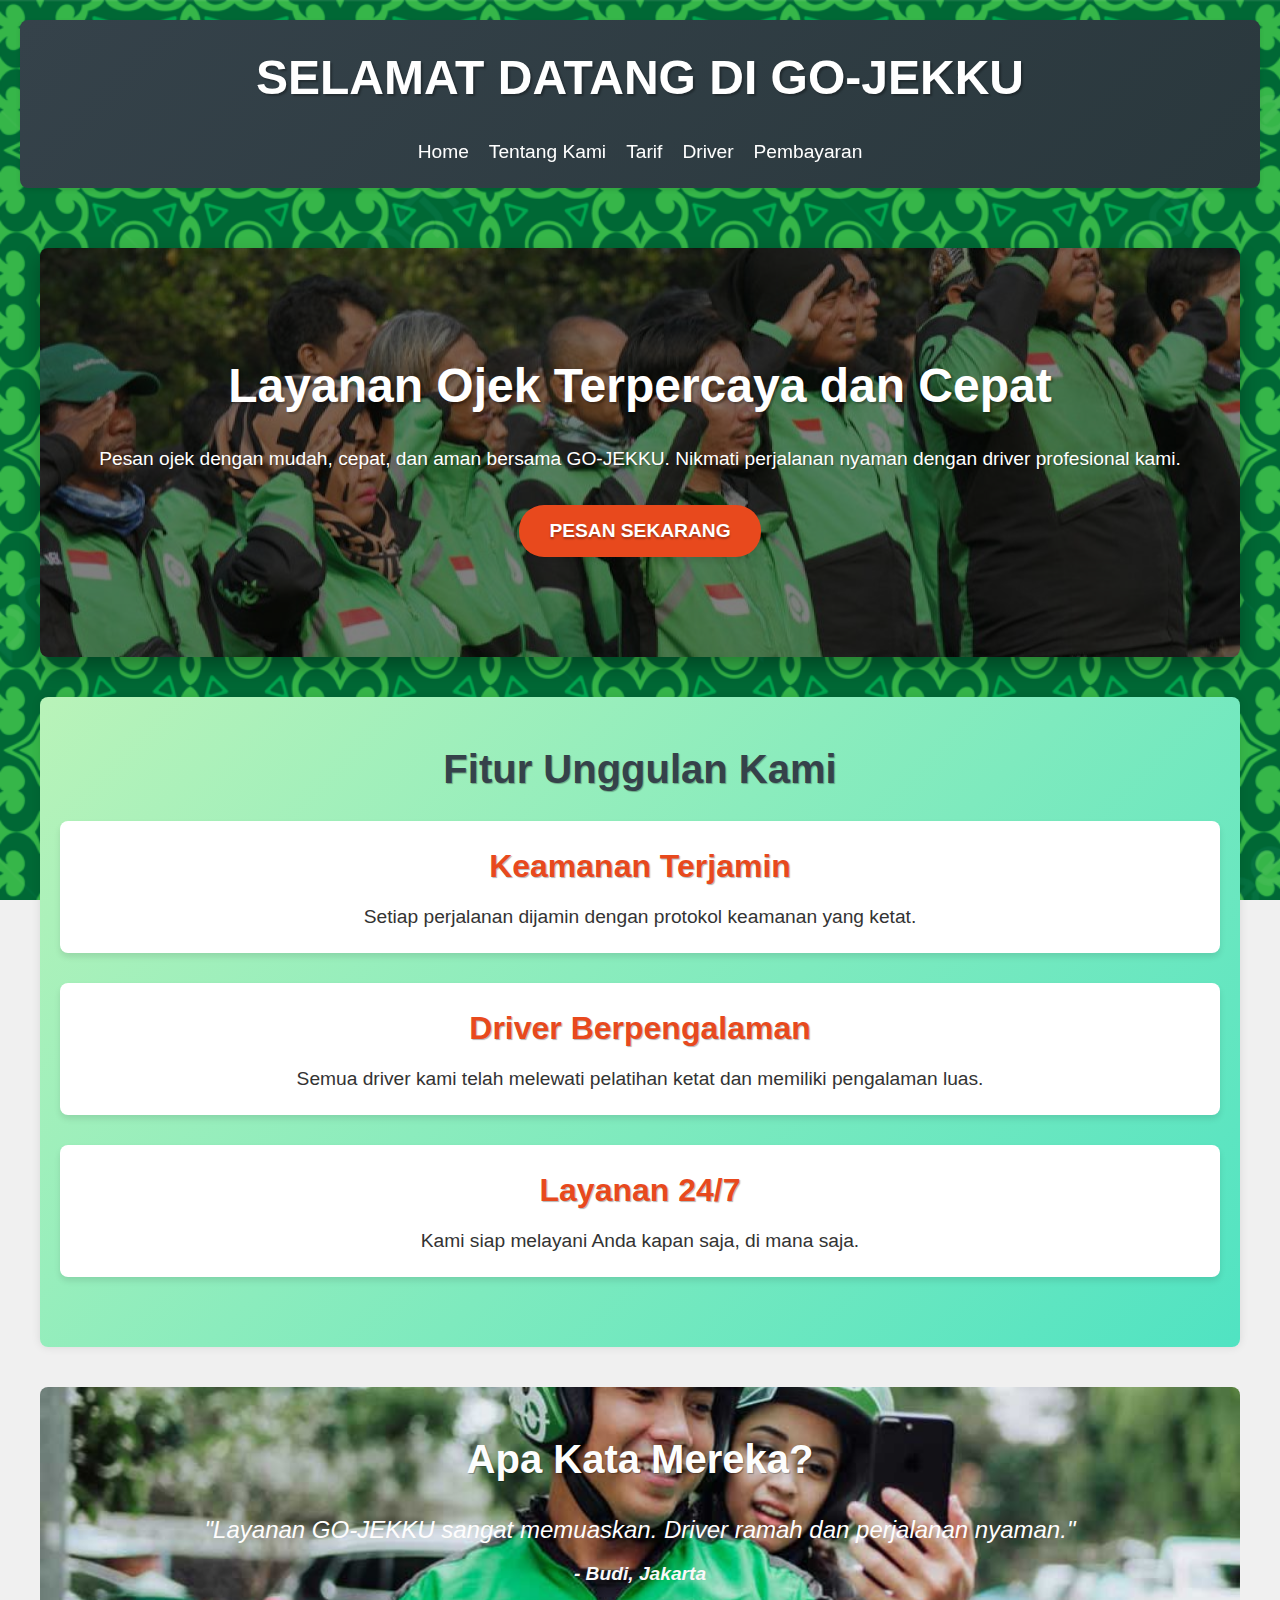
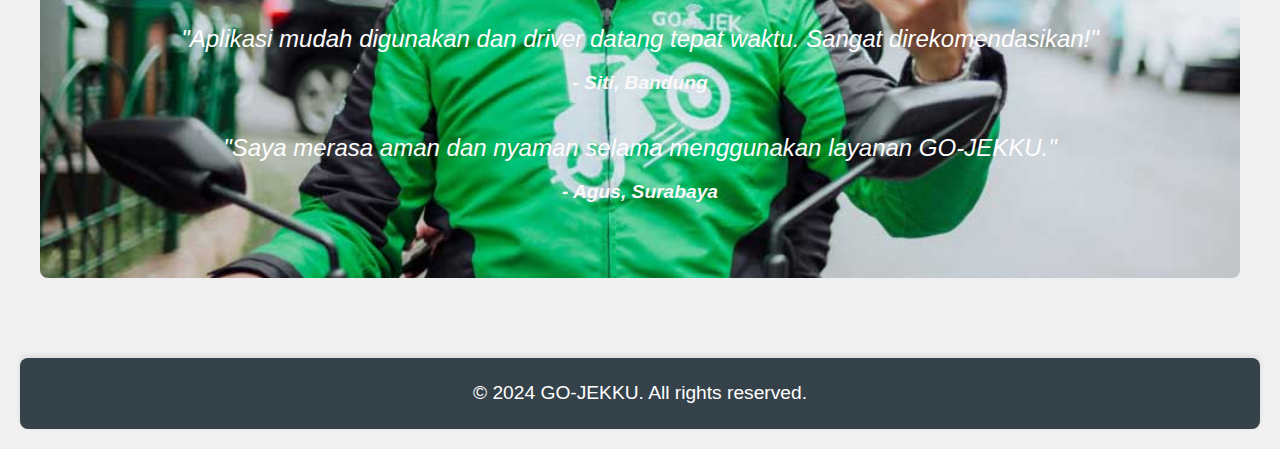
<file: index.html>
<!DOCTYPE html>
<html lang="en">
<head>
    <meta charset="UTF-8">
    <meta name="viewport" content="width=device-width, initial-scale=1.0">
    <title>GO-JEKKU - Home</title>
    <link rel="stylesheet" href="style_home.css">
    <style>
        /* Reset CSS */
        * {
            margin: 0;
            padding: 0;
            box-sizing: border-box;
        }

        /* Global Styles */
        body {
            font-family: 'Roboto', sans-serif;
            line-height: 1.6;
            background-color: #f0f0f0;
            color: #333;
        }

        .container {
            max-width: 1200px;
            margin: 0 auto;
            padding: 0 20px;
        }

        /* Header */
        header {
            background: linear-gradient(135deg, #35424a, #2a383d);
            color: #ffffff;
            padding: 20px 0;
            border-radius: 8px;
            box-shadow: 0 2px 5px rgba(0, 0, 0, 0.1);
            position: sticky;
            top: 0;
            z-index: 1000;
        }

        header h1 {
            text-align: center;
            margin-bottom: 10px;
            font-size: 3em;
            text-shadow: 2px 2px 2px rgba(0, 0, 0, 0.3);
        }

        header nav {
            display: flex;
            justify-content: center;
            gap: 20px;
            margin-top: 20px;
        }

        header nav a {
            color: #ffffff;
            text-decoration: none;
            font-size: 1.2em;
            transition: color 0.3s ease;
            position: relative;
        }

        header nav a::before {
            content: '';
            position: absolute;
            bottom: -2px;
            left: 0;
            width: 100%;
            height: 2px;
            background-color: #e8491d;
            transform: scaleX(0);
            transition: transform 0.3s ease;
            transform-origin: bottom right;
        }

        header nav a:hover::before {
            transform: scaleX(1);
            transform-origin: bottom left;
        }

        /* Main */
        main {
            padding: 40px 20px;
        }

        /* Hero Section */
        #hero {
            background: linear-gradient(rgba(0, 0, 0, 0.5), rgba(0, 0, 0, 0.5)), url("hormat.jpg") no-repeat center center/cover;
            color: #ffffff;
            text-align: center;
            padding: 100px 0;
            margin-bottom: 40px;
            border-radius: 8px;
            box-shadow: 0 10px 20px rgba(0, 0, 0, 0.3);
        }

        #hero h2 {
            font-size: 3em;
            margin-bottom: 20px;
            text-shadow: 2px 2px 2px rgba(0, 0, 0, 0.3);
            animation: fadeInUp 1s ease-in-out;
        }

        #hero p {
            font-size: 1.2em;
            margin-bottom: 30px;
            text-shadow: 1px 1px 1px rgba(0, 0, 0, 0.3);
            animation: fadeInUp 1.2s ease-in-out;
        }

        #hero button {
            padding: 15px 30px;
            font-size: 1.2em;
            background-color: #e8491d;
            color: #ffffff;
            border: none;
            border-radius: 25px;
            text-transform: uppercase;
            cursor: pointer;
            transition: background-color 0.3s ease, transform 0.2s ease;
            box-shadow: 0 4px 6px rgba(0, 0, 0, 0.1);
            animation: fadeInUp 1.4s ease-in-out;
        }

        #hero button:hover {
            background-color: #ff5a33;
            transform: scale(1.05);
        }

        /* Features Section */
        #features {
            text-align: center;
            margin-bottom: 40px;
        }

        #features h2 {
            font-size: 2.5em;
            margin-bottom: 20px;
            color: #35424a;
            animation: fadeInUp 1s ease-in-out;
        }

        .feature {
            margin-bottom: 30px;
            padding: 20px;
            background-color: #ffffff;
            border-radius: 8px;
            box-shadow: 0 4px 6px rgba(0, 0, 0, 0.1);
            transition: transform 0.3s ease, box-shadow 0.3s ease;
            animation: fadeInUp 1.2s ease-in-out;
        }

        .feature:hover {
            transform: translateY(-5px);
            box-shadow: 0 6px 10px rgba(0, 0, 0, 0.2);
        }

        .feature h3 {
            font-size: 2em;
            color: #e8491d;
            margin-bottom: 10px;
        }

        .feature p {
            font-size: 1.2em;
            color: #333;
        }

        /* Testimonials Section */
        #testimonials {
            background: url("talk.jpg") no-repeat center center/cover;
    padding: 40px 20px;
    border-radius: 8px;
    margin-top: 20px;
    box-shadow: 0 0 10px rgba(254, 253, 253, 0.1);
    text-align: center;
        }

        #testimonials h2 {
            font-size: 2.5em;
            margin-bottom: 20px;
            animation: fadeInUp 1s ease-in-out;
        }

        .testimonial {
            margin-bottom: 30px;
            padding: 0 20px;
            animation: fadeInUp 1.2s ease-in-out;
        }

        .testimonial p {
            font-size: 1.5em;
            margin-bottom: 10px;
        }

        .testimonial span {
            font-size: 1.2em;
        }

        /* Footer */
        footer {
            background: #35424a;
            color: #ffffff;
            text-align: center;
            padding: 20px 0;
            border-radius: 8px;
            margin-top: 40px;
            box-shadow: 0 -2px 5px rgba(0, 0, 0, 0.1);
        }

        footer p {
            margin: 0;
        }

        /* Animations */
        @keyframes fadeInUp {
            from {
                opacity: 0;
                transform: translateY(20px);
            }
            to {
                opacity: 1;
                transform: translateY(0);
            }
        }
    </style>
</head>
<body>
    <header>
        <div class="container">
            <h1>SELAMAT DATANG DI GO-JEKKU</h1>
            <nav>
                <a href="index.html">Home</a>
                <a href="tentang_kami.html">Tentang Kami</a>
                <a href="tarif.html">Tarif</a>
                <a href="driver.html">Driver</a>
                <a href="pembayaran.html">Pembayaran</a>
            </nav>
        </div>
    </header>
    <main>
        <!-- Hero Section -->
        <section id="hero">
            <div class="container">
                <h2>Layanan Ojek Terpercaya dan Cepat</h2>
                <p>Pesan ojek dengan mudah, cepat, dan aman bersama GO-JEKKU. Nikmati perjalanan nyaman dengan driver profesional kami.</p>
                <button><a href="pesan.html" style="color: #ffffff; text-decoration: none;">Pesan Sekarang</a></button>
            </div>
        </section>

        <!-- Features Section -->
        <section id="features" class="container">
            <h2>Fitur Unggulan Kami</h2>
            <div class="feature">
                <h3>Keamanan Terjamin</h3>
                <p>Setiap perjalanan dijamin dengan protokol keamanan yang ketat.</p>
            </div>
            <div class="feature">
                <h3>Driver Berpengalaman</h3>
                <p>Semua driver kami telah melewati pelatihan ketat dan memiliki pengalaman luas.</p>
            </div>
            <div class="feature">
                <h3>Layanan 24/7</h3>
                <p>Kami siap melayani Anda kapan saja, di mana saja.</p>
            </div>
        </section>

        <!-- Testimonials Section -->
        <section id="testimonials">
            <div class="container">
                <h2>Apa Kata Mereka?</h2>
                <div class="testimonial">
                    <p>"Layanan GO-JEKKU sangat memuaskan. Driver ramah dan perjalanan nyaman."</p>
                    <span>- Budi, Jakarta</span>
                </div>
                <div class="testimonial">
                    <p>"Aplikasi mudah digunakan dan driver datang tepat waktu. Sangat direkomendasikan!"</p>
                    <span>- Siti, Bandung</span>
                </div>
                <div class="testimonial">
                    <p>"Saya merasa aman dan nyaman selama menggunakan layanan GO-JEKKU."</p>
                    <span>- Agus, Surabaya</span>
                </div>
            </div>
        </section>
    </main>
    <footer>
        <div class="container">
            <p>&copy; 2024 GO-JEKKU. All rights reserved.</p>
        </div>
    </footer>
</body>
</html>
</file>
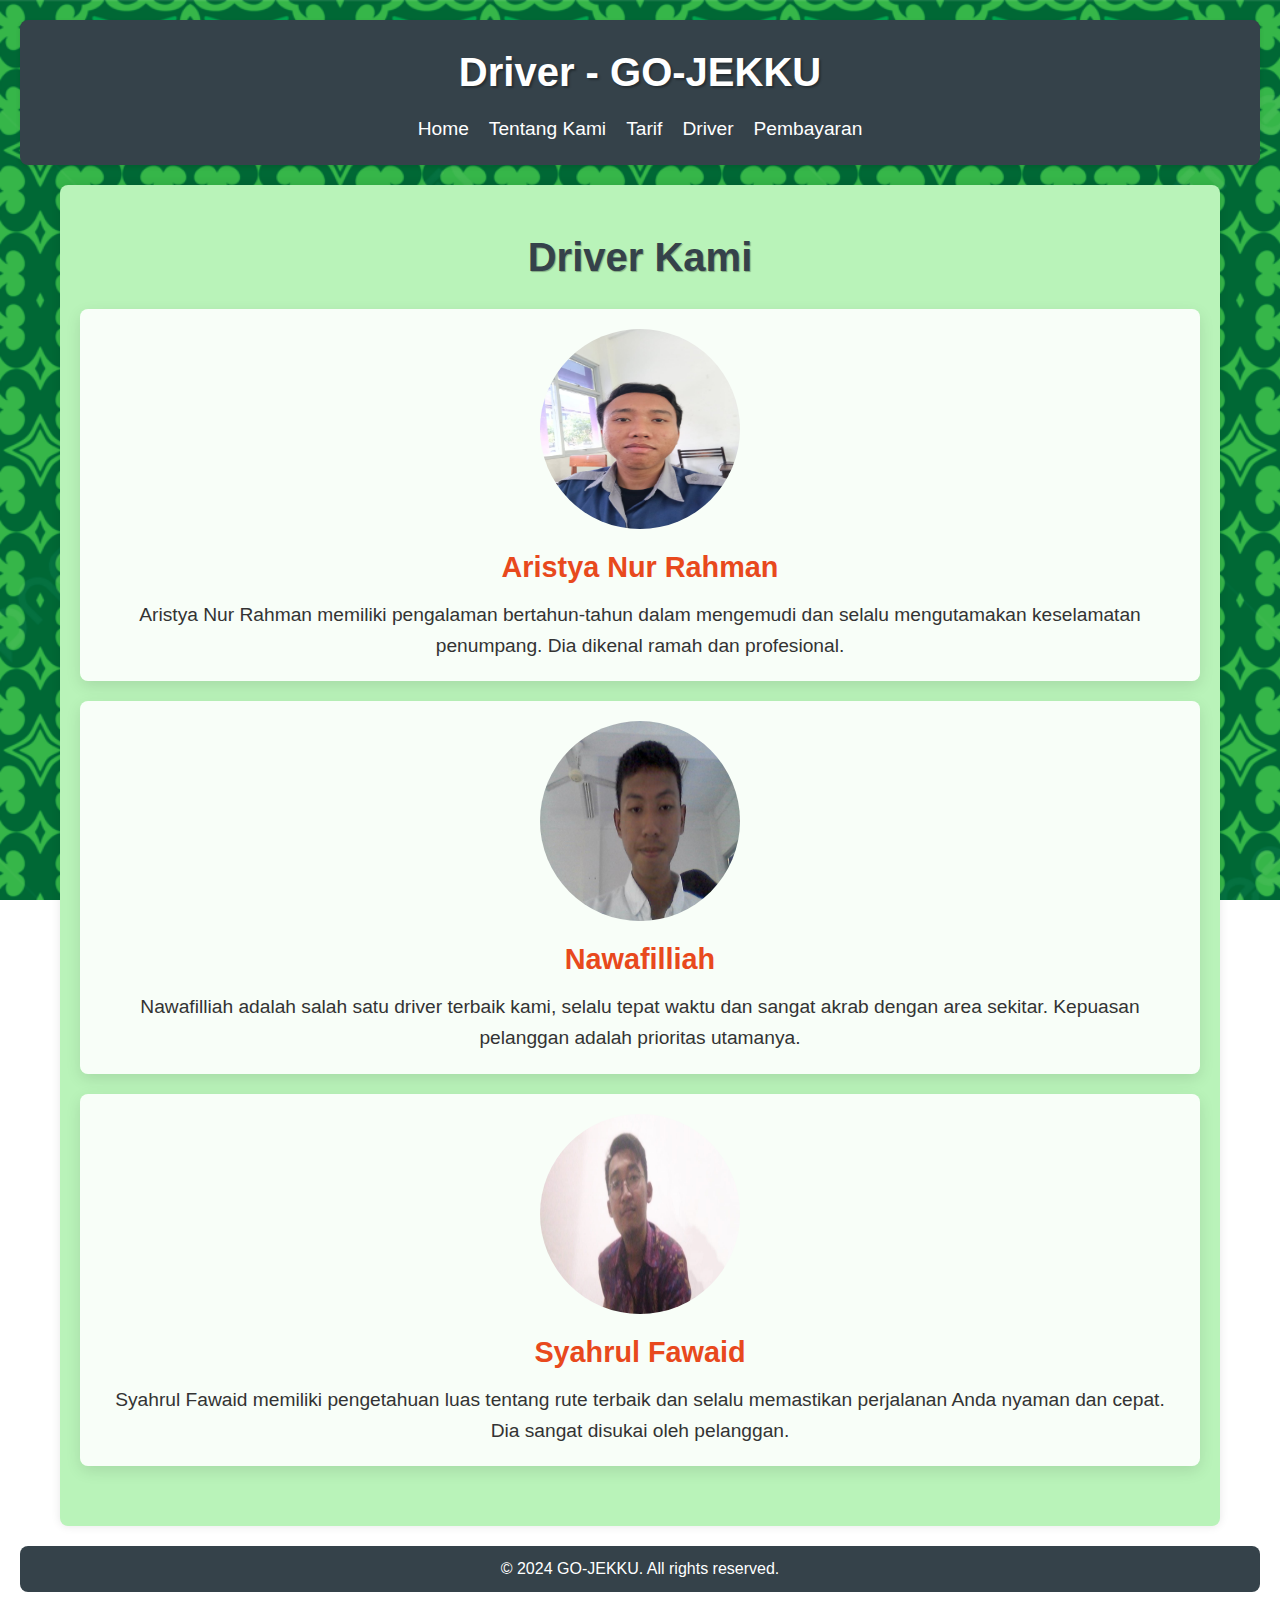
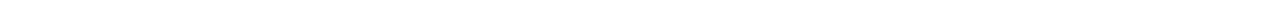
<file: driver.html>
<!DOCTYPE html>
<html lang="en">
<head>
    <meta charset="UTF-8">
    <meta name="viewport" content="width=device-width, initial-scale=1.0">
    <title>Driver - GO-JEKKU</title>
    <style>
        /* Reset CSS */
        * {
            margin: 0;
            padding: 0;
            box-sizing: border-box;
        }

        /* Global Styles */
        body {
            font-family: 'Roboto', sans-serif;
            line-height: 1.6;
            background: url('hijau.jpg') no-repeat center center/cover;
            color: #333;
            padding: 20px;
            background-attachment: fixed;
        }

        /* Container */
        .container {
            max-width: 1200px;
            margin: 0 auto;
            padding: 0 20px;
        }

        /* Header */
        header {
            background: #35424a;
            color: #ffffff;
            padding: 20px 0;
            border-radius: 8px;
            box-shadow: 0 2px 5px rgba(0, 0, 0, 0.1);
        }

        header h1 {
            text-align: center;
            margin-bottom: 10px;
            font-size: 2.5em;
            text-shadow: 2px 2px 2px rgba(0, 0, 0, 0.3);
        }

        header nav {
            display: flex;
            justify-content: center;
            gap: 20px;
        }

        header nav a {
            color: #ffffff;
            text-decoration: none;
            font-size: 1.2em;
            transition: color 0.3s ease;
            position: relative;
        }

        header nav a::before {
            content: '';
            position: absolute;
            bottom: -2px;
            left: 0;
            width: 100%;
            height: 2px;
            background-color: #e8491d;
            transform: scaleX(0);
            transition: transform 0.3s ease;
            transform-origin: bottom right;
        }

        header nav a:hover::before {
            transform: scaleX(1);
            transform-origin: bottom left;
        }

        /* Driver Section */
        #driver {
            background: #b9f3b9;
            padding: 40px 20px;
            border-radius: 8px;
            margin-top: 20px;
            box-shadow: 0 0 10px rgba(0, 0, 0, 0.1);
            text-align: center;
        }

        #driver h2 {
            font-size: 2.5em;
            margin-bottom: 20px;
            color: #35424a;
            text-shadow: 1px 1px 1px rgba(0, 0, 0, 0.3);
        }

        .driver-item {
            display: flex;
            flex-direction: column;
            align-items: center;
            margin-bottom: 20px;
            padding: 20px;
            background: rgba(255, 255, 255, 0.9);
            border-radius: 8px;
            box-shadow: 0 5px 15px rgba(0, 0, 0, 0.1);
            transition: transform 0.3s ease, box-shadow 0.3s ease;
            overflow: hidden;
            position: relative;
        }

        .driver-item::before {
            content: '';
            position: absolute;
            top: 0;
            left: 0;
            right: 0;
            bottom: 0;
            background: rgba(0, 0, 0, 0.2);
            z-index: 0;
            opacity: 0;
            transition: opacity 0.3s ease;
        }

        .driver-item:hover::before {
            opacity: 1;
        }

        .driver-item img {
            border-radius: 50%;
            width: 200px;
            height: 200px;
            margin-bottom: 15px;
            transition: transform 0.3s ease;
            z-index: 1;
        }

        .driver-item:hover img {
            transform: scale(1.1);
        }

        .driver-item h3 {
            font-size: 1.8em;
            color: #e8491d;
            margin-bottom: 10px;
            z-index: 1;
        }

        .driver-item p {
            font-size: 1.2em;
            color: #333;
            text-align: center;
            z-index: 1;
            position: relative;
        }

        /* Responsive Design */
        @media (max-width: 768px) {
            .driver-item img {
                width: 150px;
                height: 150px;
            }

            .driver-item h3 {
                font-size: 1.5em;
            }

            .driver-item p {
                font-size: 1em;
            }
        }

        /* Footer */
        footer {
            margin-top: 20px;
            background: #35424a;
            color: #ffffff;
            text-align: center;
            padding: 10px 0;
            border-radius: 8px;
        }

        footer p {
            margin: 0;
        }
    </style>
</head>
<body>
    <header>
        <div class="container">
            <h1>Driver - GO-JEKKU</h1>
            <nav>
                <a href="index.html">Home</a>
                <a href="tentang_kami.html">Tentang Kami</a>
                <a href="tarif.html">Tarif</a>
                <a href="driver.html">Driver</a>
                <a href="pembayaran.html">Pembayaran</a>
            </nav>
        </div>
    </header>
    <main class="container">
        <section id="driver">
            <h2>Driver Kami</h2>
            <div class="driver-item">
                <img src="driver1.jpg" alt="Driver 1">
                <h3>Aristya Nur Rahman</h3>
                <p>
                    Aristya Nur Rahman memiliki pengalaman bertahun-tahun dalam mengemudi dan selalu mengutamakan keselamatan penumpang. Dia dikenal ramah dan profesional.
                </p>
            </div>
            <div class="driver-item">
                <img src="driver2.jpg" alt="Driver 2">
                <h3>Nawafilliah</h3>
                <p>
                    Nawafilliah adalah salah satu driver terbaik kami, selalu tepat waktu dan sangat akrab dengan area sekitar. Kepuasan pelanggan adalah prioritas utamanya.
                </p>
            </div>
            <div class="driver-item">
                <img src="driver3.jpg" alt="Driver 3">
                <h3>Syahrul Fawaid</h3>
                <p>
                    Syahrul Fawaid memiliki pengetahuan luas tentang rute terbaik dan selalu memastikan perjalanan Anda nyaman dan cepat. Dia sangat disukai oleh pelanggan.
                </p>
            </div>
        </section>
    </main>
    <footer>
        <p>&copy; 2024 GO-JEKKU. All rights reserved.</p>
    </footer>
</body>
</html>
</file>
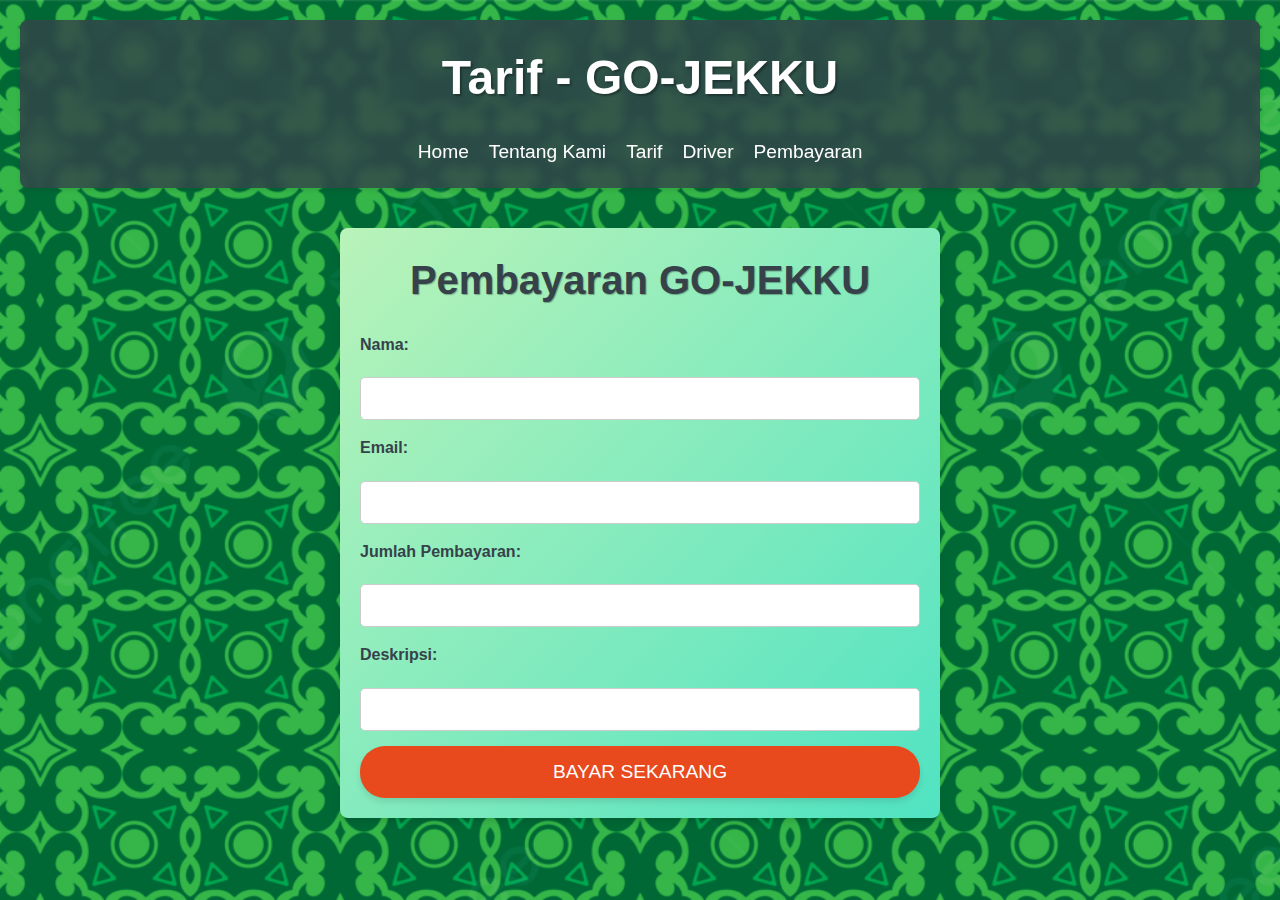
<file: pembayaran.html>
<!DOCTYPE html>
<html lang="en">
<head>
    <meta charset="UTF-8">
    <meta name="viewport" content="width=device-width, initial-scale=1.0">
    <title>GO-JEKKU - Payment</title>
    <style>
        /* Reset CSS */
        * {
            margin: 0;
            padding: 0;
            box-sizing: border-box;
        }

        /* Global Styles */
        body {
            font-family: 'Roboto', sans-serif;
            line-height: 1.6;
            background: url("hijau.jpg") no-repeat center center/cover;
            color: #333;
            padding: 20px;
            background-attachment: fixed; /* Memastikan background tetap saat scrolling */
        }

        .container {
            max-width: 1200px;
            margin: 0 auto;
            padding: 0 20px;
        }

        /* Header */
        header {
            background: rgba(53, 66, 74, 0.8);
            color: #ffffff;
            padding: 20px 0;
            border-radius: 8px;
            box-shadow: 0 2px 5px rgba(0, 0, 0, 0.1);
            margin-bottom: 40px;
            backdrop-filter: blur(5px);
        }

        header h1 {
            text-align: center;
            margin-bottom: 10px;
            font-size: 3em;
            text-shadow: 2px 2px 2px rgba(0, 0, 0, 0.3);
        }

        header nav {
            display: flex;
            justify-content: center;
            gap: 20px;
            margin-top: 20px;
        }

        header nav a {
            color: #ffffff;
            text-decoration: none;
            font-size: 1.2em;
            transition: color 0.3s ease;
            position: relative;
        }

        header nav a::before {
            content: '';
            position: absolute;
            bottom: -2px;
            left: 0;
            width: 100%;
            height: 2px;
            background-color: #e8491d;
            transform: scaleX(0);
            transition: transform 0.3s ease;
            transform-origin: bottom right;
        }

        header nav a:hover::before {
            transform: scaleX(1);
            transform-origin: bottom left;
        }

        /* Payment Form */
        .payment-container {
            max-width: 600px;
            margin: 0 auto;
            padding: 20px;
            background: linear-gradient(135deg, #b9f3b9 0%, #50e3c2 100%);
            border-radius: 8px;
            box-shadow: 0 4px 6px rgba(0, 0, 0, 0.1);
            animation: fadeIn 1s ease-in-out;
        }

        @keyframes fadeIn {
            from {
                opacity: 0;
                transform: translateY(-20px);
            }
            to {
                opacity: 1;
                transform: translateY(0);
            }
        }

        .payment-container h2 {
            text-align: center;
            color: #35424a;
            margin-bottom: 20px;
            font-size: 2.5em;
            text-shadow: 1px 1px 1px rgba(0, 0, 0, 0.3);
            animation: bounceIn 1s ease;
        }

        @keyframes bounceIn {
            from {
                transform: scale(0.9);
                opacity: 0;
            }
            to {
                transform: scale(1);
                opacity: 1;
            }
        }

        .payment-container form {
            display: flex;
            flex-direction: column;
            gap: 15px;
        }

        .payment-container label {
            font-weight: bold;
            color: #35424a;
            margin-bottom: 5px;
        }

        .payment-container input[type="text"], 
        .payment-container input[type="email"], 
        .payment-container input[type="number"] {
            width: 100%;
            padding: 10px;
            border: 1px solid #ccc;
            border-radius: 5px;
            font-size: 1.1em;
            transition: border-color 0.3s ease;
        }

        .payment-container input[type="text"]:focus, 
        .payment-container input[type="email"]:focus, 
        .payment-container input[type="number"]:focus {
            border-color: #50e3c2;
            outline: none;
        }

        .payment-container button {
            padding: 15px;
            background-color: #e8491d;
            color: #ffffff;
            border: none;
            border-radius: 25px;
            text-transform: uppercase;
            cursor: pointer;
            font-size: 1.2em;
            transition: background-color 0.3s ease, transform 0.2s ease;
            box-shadow: 0 4px 6px rgba(0, 0, 0, 0.1);
        }

        .payment-container button:hover {
            background-color: #ff5a33;
            transform: scale(1.05);
        }

        .payment-container button a {
            color: #ffffff;
            text-decoration: none;
        }
    </style>
</head>
<body>
    <header>
        <div class="container">
            <h1>Tarif - GO-JEKKU</h1>
            <nav>
                <a href="index.html">Home</a>
                <a href="tentang_kami.html">Tentang Kami</a>
                <a href="tarif.html">Tarif</a>
                <a href="driver.html">Driver</a>
                <a href="pembayaran.html">Pembayaran</a>
            </nav>
        </div>
    </header>
    <div class="payment-container">
        <h2>Pembayaran GO-JEKKU</h2>
        <form action="https://www.paypal.com/cgi-bin/webscr" method="post" target="_blank">
            <!-- PayPal required fields -->
            <input type="hidden" name="cmd" value="_xclick">
            <input type="hidden" name="business" value="your-paypal-email@example.com">
            <input type="hidden" name="currency_code" value="USD">

            <label for="name">Nama:</label>
            <input type="text" id="name" name="name" required>

            <label for="email">Email:</label>
            <input type="email" id="email" name="email" required>

            <label for="amount">Jumlah Pembayaran:</label>
            <input type="number" id="amount" name="amount" required>

            <label for="description">Deskripsi:</label>
            <input type="text" id="description" name="item_name" required>

            <button type="submit">Bayar Sekarang</button>
        </form>
    </div>
</body>
</html>
</file>
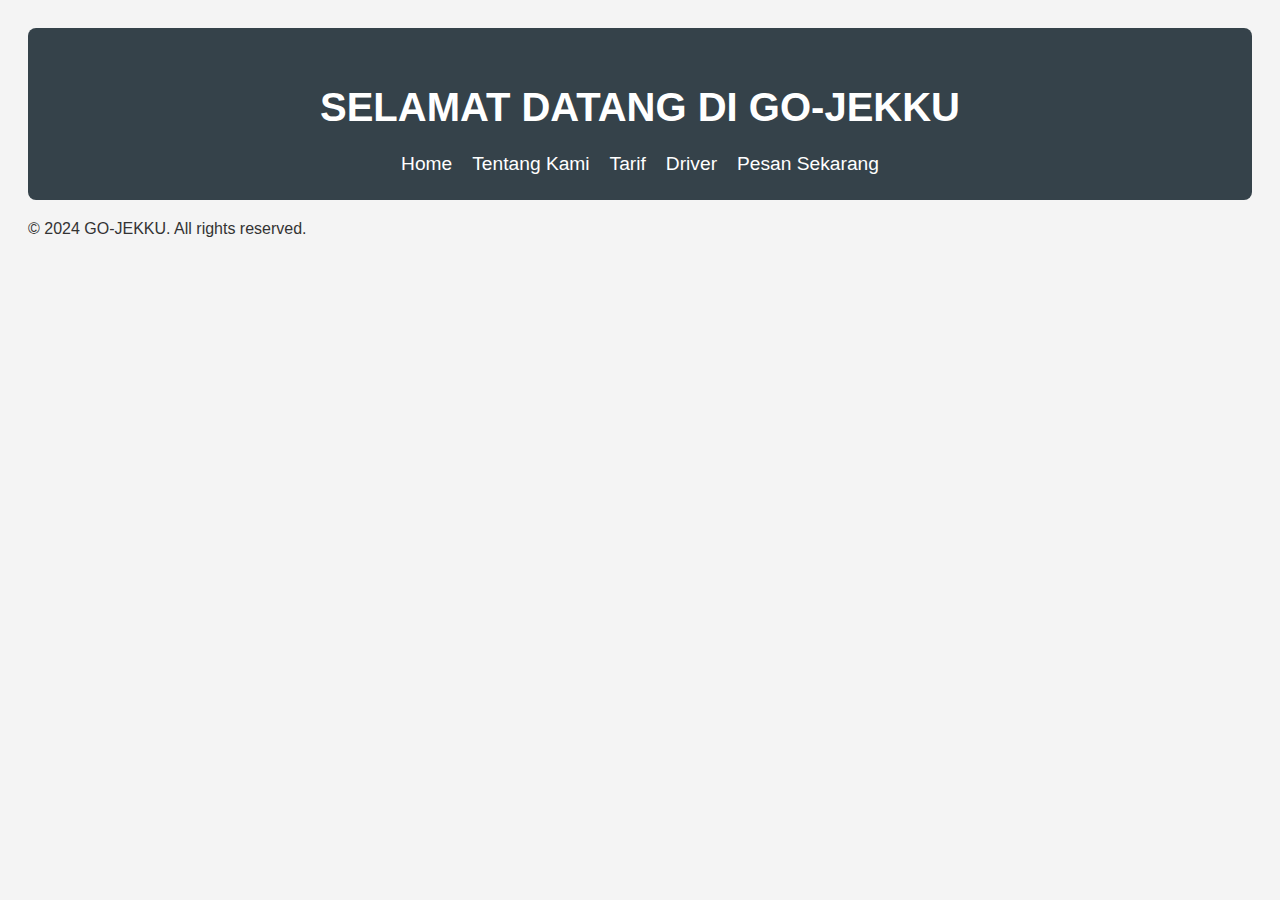
<file: pesan.html>
<!DOCTYPE html>
<html lang="en">
<head>
    <meta charset="UTF-8">
    <meta name="viewport" content="width=device-width, initial-scale=1.0">
    <title>My Awesome Website</title>
    <style>
        /* CSS internal disesuaikan dengan gaya sebelumnya */
        body {
            font-family: 'Roboto', sans-serif;
            line-height: 1.6;
            background: #f4f4f4;
            color: #333;
            padding: 20px;
        }

        .container {
            max-width: 1200px;
            margin: 0 auto;
            padding: 0 20px;
        }

        header {
            background: #35424a;
            color: #ffffff;
            padding: 20px 0;
            border-radius: 8px;
        }

        header h1 {
            text-align: center;
            margin-bottom: 10px;
            font-size: 2.5em;
        }

        header nav {
            display: flex;
            justify-content: center;
            gap: 20px;
        }

        header nav a {
            color: #ffffff;
            text-decoration: none;
            font-size: 1.2em;
            transition: color 0.3s ease;
        }

        header nav a:hover {
            color: #e8491d;
        }

        /* Stil untuk iframe */
        #map-container {
            margin-top: 20px;
            border-radius: 8px;
            overflow: hidden;
            box-shadow: 0 0 10px rgba(0, 0, 0, 0.1);
        }

        iframe {
            width: 100%;
            height: 600px; /* Sesuaikan tinggi sesuai kebutuhan */
            border: 0;
        }
    </style>
</head>
<body>
    <header>
        <div class="container">
            <h1>SELAMAT DATANG DI GO-JEKKU</h1>
            <nav>
                <a href="index.html">Home</a>
                <a href="tentang_kami.html">Tentang Kami</a>
                <a href="tarif.html">Tarif</a>
                <a href="driver.html">Driver</a>
                
                <!-- Tautan untuk menampilkan Google Maps -->
                <a href="#" id="show-maps">Pesan Sekarang</a>
            </nav>
        </div>
    </header>
    <main class="container">
        <!-- Container untuk menampilkan Google Maps -->
        <div id="map-container" style="display: none;">
            <iframe src="https://www.google.com/maps/embed?pb=!1m18!1m12!1m3!1d3953.1767295895796!2d112.74591661402319!3d-7.257471994749102!2m3!1f0!2f0!3f0!3m2!1i1024!2i768!4f13.1!3m3!1m2!1s0x2dd7fcfb9a4e9de9%3A0x28000008b1f7f70!2sMalang%20City%20Point!5e0!3m2!1sen!2sid!4v1623905450731!5m2!1sen!2sid" width="600" height="450" style="border:0;" allowfullscreen="" loading="lazy"></iframe>
        </div>
    </main>
    <footer>
        <p>&copy; 2024 GO-JEKKU. All rights reserved.</p>
    </footer>

    <script>
        // Ambil tombol "Pesan Sekarang" berdasarkan id
        var showMapsButton = document.getElementById('show-maps');

        // Tambahkan event listener untuk menampilkan Google Maps saat tombol diklik
        showMapsButton.addEventListener('click', function(event) {
            var mapContainer = document.getElementById('map-container');
            mapContainer.style.display = 'block'; // Tampilkan container untuk Google Maps
            event.preventDefault(); // Menghentikan default action dari link
        });
    </script>
</body>
</html>
</file>
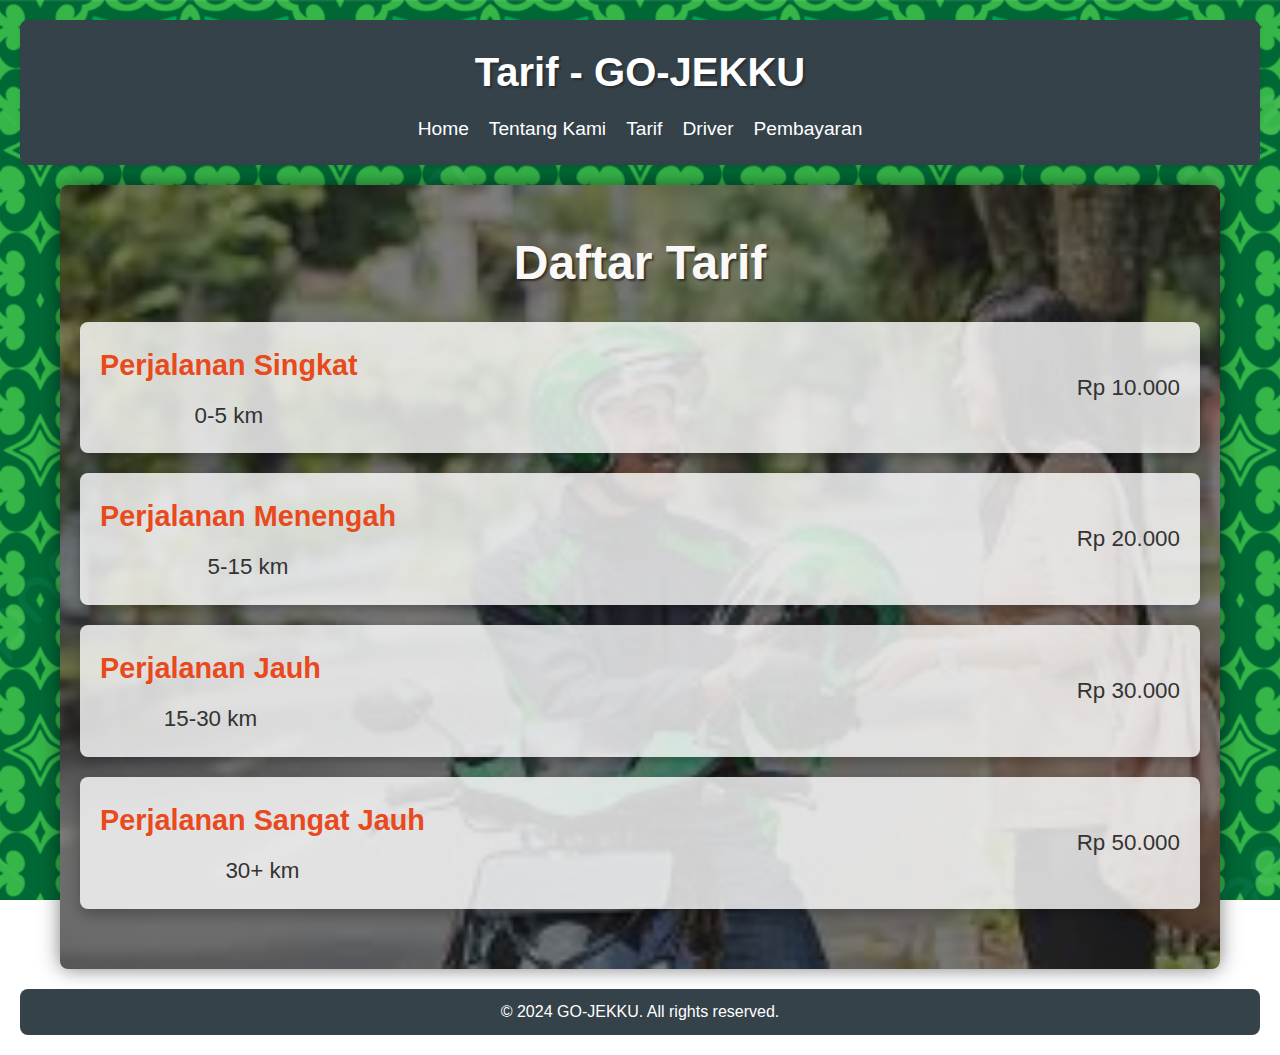
<file: tarif.html>
<!DOCTYPE html>
<html lang="en">
<head>
    <meta charset="UTF-8">
    <meta name="viewport" content="width=device-width, initial-scale=1.0">
    <title>Tarif - GO-JEKKU</title>
    <style>
        /* Reset CSS */
        * {
            margin: 0;
            padding: 0;
            box-sizing: border-box;
        }

        /* Global Styles */
        body {
            font-family: 'Roboto', sans-serif;
            line-height: 1.6;
            background: url('hijau.jpg') no-repeat center center/cover;
            color: #333;
            padding: 20px;
            background-attachment: fixed;
        }

        /* Container */
        .container {
            max-width: 1200px;
            margin: 0 auto;
            padding: 0 20px;
        }

        /* Header */
        header {
            background: #35424a;
            color: #ffffff;
            padding: 20px 0;
            border-radius: 8px;
            box-shadow: 0 2px 5px rgba(0, 0, 0, 0.1);
        }

        header h1 {
            text-align: center;
            margin-bottom: 10px;
            font-size: 2.5em;
            text-shadow: 2px 2px 2px rgba(0, 0, 0, 0.3);
        }

        header nav {
            display: flex;
            justify-content: center;
            gap: 20px;
        }

        header nav a {
            color: #ffffff;
            text-decoration: none;
            font-size: 1.2em;
            transition: color 0.3s ease;
            position: relative;
        }

        header nav a::before {
            content: '';
            position: absolute;
            bottom: -2px;
            left: 0;
            width: 100%;
            height: 2px;
            background-color: #e8491d;
            transform: scaleX(0);
            transition: transform 0.3s ease;
            transform-origin: bottom right;
        }

        header nav a:hover::before {
            transform: scaleX(1);
            transform-origin: bottom left;
        }

        /* Tarif Section */
        #tarif {
            background: url("bayar.jpeg") no-repeat center center/cover;
            color: #b9f3b9;
            padding: 40px 20px;
            border-radius: 8px;
            margin-top: 20px;
            box-shadow: 0 0 20px rgba(0, 0, 0, 0.5); /* Lebih tebal dan lebih gelap bayangannya */
            position: relative;
            text-align: center;
        }

        #tarif::before {
            content: '';
            position: absolute;
            top: 0;
            left: 0;
            right: 0;
            bottom: 0;
            background: rgba(0, 0, 0, 0.5);
            border-radius: 8px;
            z-index: 0;
        }

        #tarif h2 {
            font-size: 3em; /* Ukuran huruf yang lebih besar */
            margin-bottom: 20px;
            color: #fbf8f8;
            position: relative;
            z-index: 1;
            text-shadow: 2px 2px 2px rgba(0, 0, 0, 0.5); /* Bayangan teks yang lebih mencolok */
        }

        .tarif-item {
            display: flex;
            justify-content: space-between;
            align-items: center;
            margin-bottom: 20px;
            padding: 20px;
            background: rgba(255, 255, 255, 0.8);
            border-radius: 8px;
            position: relative;
            z-index: 1;
            box-shadow: 0 5px 15px rgba(0, 0, 0, 0.3);
            transition: transform 0.3s ease, box-shadow 0.3s ease;
        }

        .tarif-item:hover {
            transform: translateY(-5px);
            box-shadow: 0 8px 20px rgba(0, 0, 0, 0.4); /* Bayangan yang lebih tegas saat di-hover */
            background-color: rgba(255, 255, 255, 0.9);
        }

        .tarif-item h3 {
            font-size: 1.8em;
            color: #e8491d;
            margin-bottom: 10px;
        }

        .tarif-item p {
            font-size: 1.4em; /* Ukuran teks yang lebih besar */
            color: #333;
            margin: 0;
        }

        /* Responsive Design */
        @media (max-width: 768px) {
            .tarif-item {
                flex-direction: column;
                text-align: center;
            }

            #tarif h2 {
                font-size: 2.5em;
            }
        }

        /* Footer */
        footer {
            margin-top: 20px;
            background: #35424a;
            color: #ffffff;
            text-align: center;
            padding: 10px 0;
            border-radius: 8px;
        }

        footer p {
            margin: 0;
        }
    </style>
</head>
<body>
    <header>
        <div class="container">
            <h1>Tarif - GO-JEKKU</h1>
            <nav>
                <a href="index.html">Home</a>
                <a href="tentang_kami.html">Tentang Kami</a>
                <a href="tarif.html">Tarif</a>
                <a href="driver.html">Driver</a>
                <a href="pembayaran.html">Pembayaran</a>
            </nav>
        </div>
    </header>
    <main class="container">
        <section id="tarif">
            <h2>Daftar Tarif</h2>
            <div class="tarif-item">
                <div>
                    <h3>Perjalanan Singkat</h3>
                    <p>0-5 km</p>
                </div>
                <p>Rp 10.000</p>
            </div>
            <div class="tarif-item">
                <div>
                    <h3>Perjalanan Menengah</h3>
                    <p>5-15 km</p>
                </div>
                <p>Rp 20.000</p>
            </div>
            <div class="tarif-item">
                <div>
                    <h3>Perjalanan Jauh</h3>
                    <p>15-30 km</p>
                </div>
                <p>Rp 30.000</p>
            </div>
            <div class="tarif-item">
                <div>
                    <h3>Perjalanan Sangat Jauh</h3>
                    <p>30+ km</p>
                </div>
                <p>Rp 50.000</p>
            </div>
        </section>
    </main>
    <footer>
        <p>&copy; 2024 GO-JEKKU. All rights reserved.</p>
    </footer>
</body>
</html>
</file>
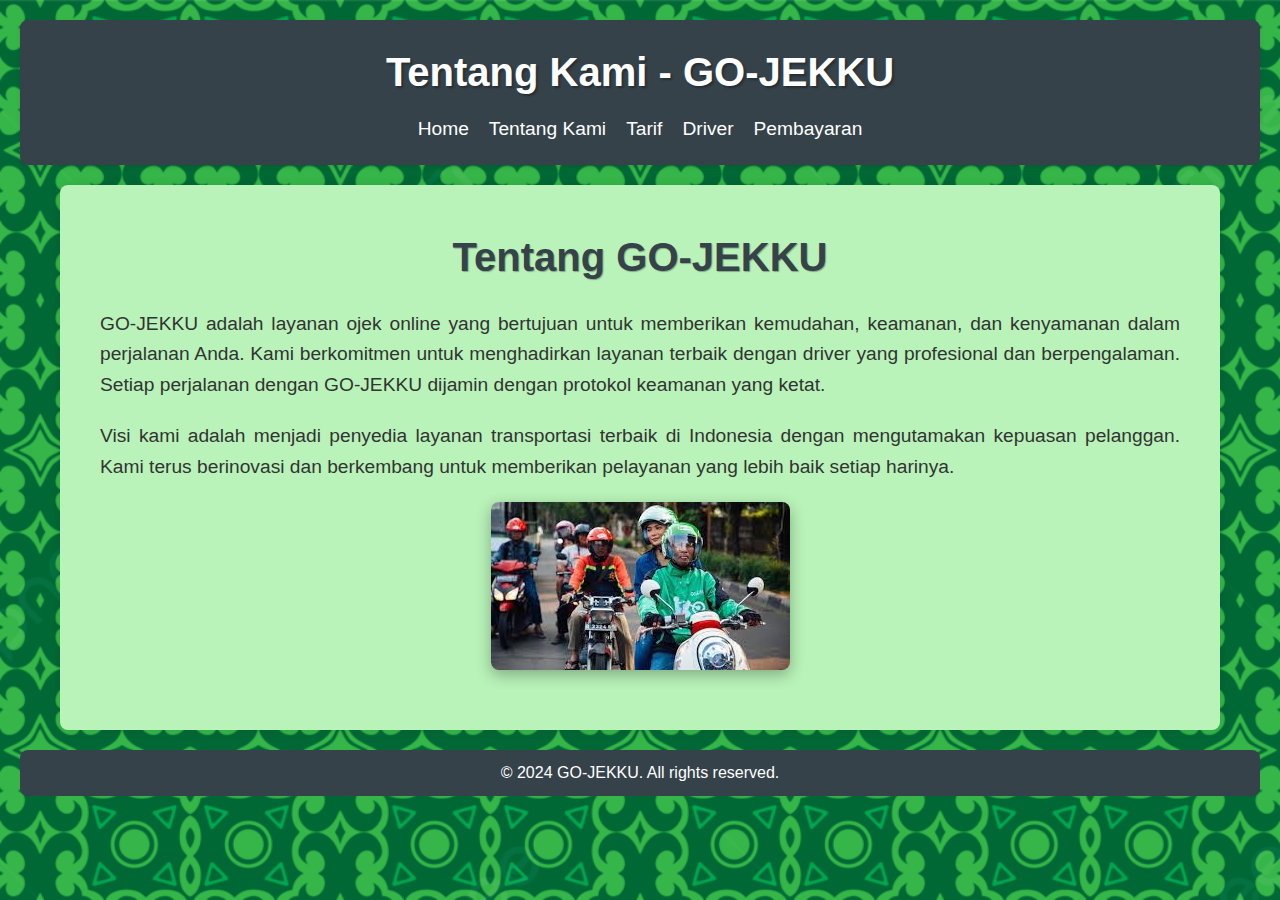
<file: tentang_kami.html>
<!DOCTYPE html>
<html lang="en">
<head>
    <meta charset="UTF-8">
    <meta name="viewport" content="width=device-width, initial-scale=1.0">
    <title>Tentang Kami - GO-JEKKU</title>
    <style>
        /* Reset CSS */
        * {
            margin: 0;
            padding: 0;
            box-sizing: border-box;
        }

        /* Global Styles */
        body {
            font-family: 'Roboto', sans-serif;
            line-height: 1.6;
            background: url('hijau.jpg') no-repeat center center/cover;
            color: #333;
            padding: 20px;
            background-attachment: fixed;
        }

        /* Container */
        .container {
            max-width: 1200px;
            margin: 0 auto;
            padding: 0 20px;
        }

        /* Header */
        header {
            background: #35424a;
            color: #ffffff;
            padding: 20px 0;
            border-radius: 8px;
            box-shadow: 0 2px 5px rgba(0, 0, 0, 0.1);
        }

        header h1 {
            text-align: center;
            margin-bottom: 10px;
            font-size: 2.5em;
            text-shadow: 2px 2px 2px rgba(0, 0, 0, 0.3);
        }

        header nav {
            display: flex;
            justify-content: center;
            gap: 20px;
        }

        header nav a {
            color: #ffffff;
            text-decoration: none;
            font-size: 1.2em;
            transition: color 0.3s ease;
            position: relative;
        }

        header nav a::before {
            content: '';
            position: absolute;
            bottom: -2px;
            left: 0;
            width: 100%;
            height: 2px;
            background-color: #e8491d;
            transform: scaleX(0);
            transition: transform 0.3s ease;
            transform-origin: bottom right;
        }

        header nav a:hover::before {
            transform: scaleX(1);
            transform-origin: bottom left;
        }

        /* About Section */
        #about {
            background: #b9f3b9;
            padding: 40px 20px;
            border-radius: 8px;
            margin-top: 20px;
            box-shadow: 0 0 10px rgba(0, 0, 0, 0.1);
            text-align: center;
        }

        #about h2 {
            font-size: 2.5em;
            margin-bottom: 20px;
            color: #35424a;
            text-shadow: 1px 1px 1px rgba(0, 0, 0, 0.3);
        }

        #about p {
            font-size: 1.2em;
            margin-bottom: 20px;
            text-align: justify;
            padding: 0 20px;
        }

        #about img {
            display: block;
            max-width: 100%;
            height: auto;
            margin: 20px auto;
            border-radius: 8px;
            box-shadow: 0 5px 15px rgba(0, 0, 0, 0.3);
            transition: transform 0.3s ease;
        }

        #about img:hover {
            transform: scale(1.05);
        }

        /* Footer */
        footer {
            margin-top: 20px;
            background: #35424a;
            color: #ffffff;
            text-align: center;
            padding: 10px 0;
            border-radius: 8px;
        }

        footer p {
            margin: 0;
        }
    </style>
</head>
<body>
    <header>
        <div class="container">
            <h1>Tentang Kami - GO-JEKKU</h1>
            <nav>
                <a href="index.html">Home</a>
                <a href="tentang_kami.html">Tentang Kami</a>
                <a href="tarif.html">Tarif</a>
                <a href="driver.html">Driver</a>
                <a href="pembayaran.html">Pembayaran</a>
            </nav>
        </div>
    </header>
    <main class="container">
        <section id="about">
            <h2>Tentang GO-JEKKU</h2>
            <p>
                GO-JEKKU adalah layanan ojek online yang bertujuan untuk memberikan kemudahan, keamanan, dan kenyamanan dalam perjalanan Anda. Kami berkomitmen untuk menghadirkan layanan terbaik dengan driver yang profesional dan berpengalaman. Setiap perjalanan dengan GO-JEKKU dijamin dengan protokol keamanan yang ketat.
            </p>
            <p>
                Visi kami adalah menjadi penyedia layanan transportasi terbaik di Indonesia dengan mengutamakan kepuasan pelanggan. Kami terus berinovasi dan berkembang untuk memberikan pelayanan yang lebih baik setiap harinya.
            </p>
            <img src="antar.jpeg" alt="Tentang Kami">
        </section>
    </main>
    <footer>
        <p>&copy; 2024 GO-JEKKU. All rights reserved.</p>
    </footer>
</body>
</html>
</file>
<file: style_home.css>
/* Reset CSS */
* {
    margin: 0;
    padding: 0;
    box-sizing: border-box;
}

/* Global Styles */
body {
    font-family: 'Roboto', sans-serif;
    line-height: 1.6;
    background: url('hijau.jpg') no-repeat center center/cover;
    color: #333;
    padding: 20px;
    background-attachment: fixed; /* Memastikan background tetap saat scrolling */
}

/* Container */
.container {
    max-width: 1200px;
    margin: 0 auto;
    padding: 0 20px;
}

/* Header */
header {
    background: #35424a;
    color: #ffffff;
    padding: 20px 0;
    border-radius: 8px;
    box-shadow: 0 2px 5px rgba(0, 0, 0, 0.3);
    position: relative; /* Position relative untuk menempatkan elemen lainnya di header */
    transition: background 0.3s ease;
}

header:hover {
    background: #2a383d; /* Efek hover pada header */
}

header h1 {
    text-align: center;
    margin-bottom: 10px;
    font-size: 2.5em;
    text-shadow: 2px 2px 2px rgba(0, 0, 0, 0.3);
}

header nav {
    display: flex;
    justify-content: center;
    gap: 20px;
    margin-top: 20px; /* Menambahkan margin atas untuk ruang antara header dan konten */
}

header nav a {
    color: #ffffff;
    text-decoration: none;
    font-size: 1.2em;
    transition: color 0.3s ease;
    position: relative; /* Position relative untuk pseudo element */
}

header nav a::before {
    content: '';
    position: absolute;
    width: 100%;
    height: 2px;
    background-color: #e8491d;
    bottom: -4px;
    left: 0;
    transform: scaleX(0); /* Efek garis bawah yang muncul saat hover */
    transform-origin: bottom right;
    transition: transform 0.4s cubic-bezier(0.25, 0.1, 0.25, 1);
}

header nav a:hover::before {
    transform: scaleX(1); /* Mengubah skala transformasi untuk garis bawah saat hover */
    transform-origin: bottom left;
}

/* Hero Section */
#hero {
    position: relative;
    background: url('ngojek.jpg') no-repeat center center/cover;
    color: #ffffff;
    text-align: center;
    padding: 100px 20px;
    border-radius: 8px;
    margin-top: 20px;
    box-shadow: 0 5px 15px rgba(0, 0, 0, 0.3);
}

#hero h2 {
    font-size: 3em;
    margin-bottom: 20px;
    text-shadow: 2px 2px 2px rgba(0, 0, 0, 0.5);
    transition: transform 0.3s ease;
}

#hero h2:hover {
    transform: translateY(-10px); /* Efek hover pada judul hero */
}

#hero p {
    font-size: 1.2em;
    margin-bottom: 30px;
    text-shadow: 2px 2px 2px rgba(0, 0, 0, 0.5);
}

#hero .button-container {
    position: relative;
    display: inline-block;
    overflow: hidden; /* Efek overflow untuk animasi tombol */
}

#hero .button-bg {
    position: absolute;
    top: 50%;
    left: 50%;
    transform: translate(-50%, -50%);
    width: 120%;
    height: 120%;
    background: url('ngojek.jpg') no-repeat center center/cover;
    border-radius: 50%; /* Menjadikan tombol berbentuk lingkaran */
    z-index: -1;
    opacity: 0.7;
    transition: transform 0.5s ease, opacity 0.3s ease;
}

#hero .button-container:hover .button-bg {
    transform: scale(1.2); /* Memperbesar tombol saat hover */
    opacity: 0.9;
}

#hero button {
    position: relative;
    background: #e8491d;
    color: #ffffff;
    padding: 15px 30px;
    border: none;
    border-radius: 5px;
    cursor: pointer;
    transition: background 0.3s ease, transform 0.3s ease;
    font-size: 1.2em;
    font-weight: bold;
    z-index: 1;
    text-shadow: 0 2px 2px rgba(0, 0, 0, 0.3);
}

#hero button:hover {
    background: #c7381a;
    transform: translateY(-3px); /* Mengangkat tombol saat hover */
}

/* Features Section */
#features {
    background: linear-gradient(135deg, #b9f3b9 0%, #50e3c2 100%);
    padding: 40px 20px;
    border-radius: 8px;
    margin-top: 20px;
    box-shadow: 0 0 10px rgba(0, 0, 0, 0.1);
    text-align: center;
}

#features h2 {
    font-size: 2.5em;
    margin-bottom: 20px;
    color: #35424a;
    text-shadow: 1px 1px 1px rgba(0, 0, 0, 0.3);
    transition: color 0.3s ease;
}

#features h2:hover {
    color: #2a383d; /* Efek hover pada judul features */
}

.feature {
    margin-bottom: 40px;
    padding: 0 20px;
}

.feature h3 {
    font-size: 2em;
    color: #e8491d;
    margin-bottom: 10px;
    text-shadow: 1px 1px 1px rgba(0, 0, 0, 0.3);
    transition: color 0.3s ease;
}

.feature h3:hover {
    color: #c7381a; /* Efek hover pada sub-judul features */
}

.feature p {
    font-size: 1.2em;
    line-height: 1.6;
    color: #555;
}

/* Testimonials Section */
#testimonials {
    background: url("talk.jpg") no-repeat center center/cover;
    padding: 40px 20px;
    border-radius: 8px;
    margin-top: 20px;
    box-shadow: 0 0 10px rgba(254, 253, 253, 0.1);
    text-align: center;
}

#testimonials h2 {
    font-size: 2.5em;
    margin-bottom: 20px;
    color: #fcfdfd;
    text-shadow: 1px 1px 1px rgba(0, 0, 0, 0.3);
}

.testimonial {
    margin-bottom: 30px;
    padding: 0 20px;
    font-style: italic;
    color: #fefdfd;
}

.testimonial p {
    font-size: 1.2em;
    margin-bottom: 10px;
    line-height: 1.6;
}

.testimonial span {
    font-weight: bold;
    color: #faf8f8;
}

/* Footer */
footer {
    margin-top: 20px;
    background: #35424a;
    color: #ffffff;
    text-align: center;
    padding: 20px 0;
    border-radius: 8px;
    box-shadow: 0 -2px 5px rgba(0, 0, 0, 0.3);
}

footer p {
    margin: 0;
    font-size: 1.2em;
}
</file>
